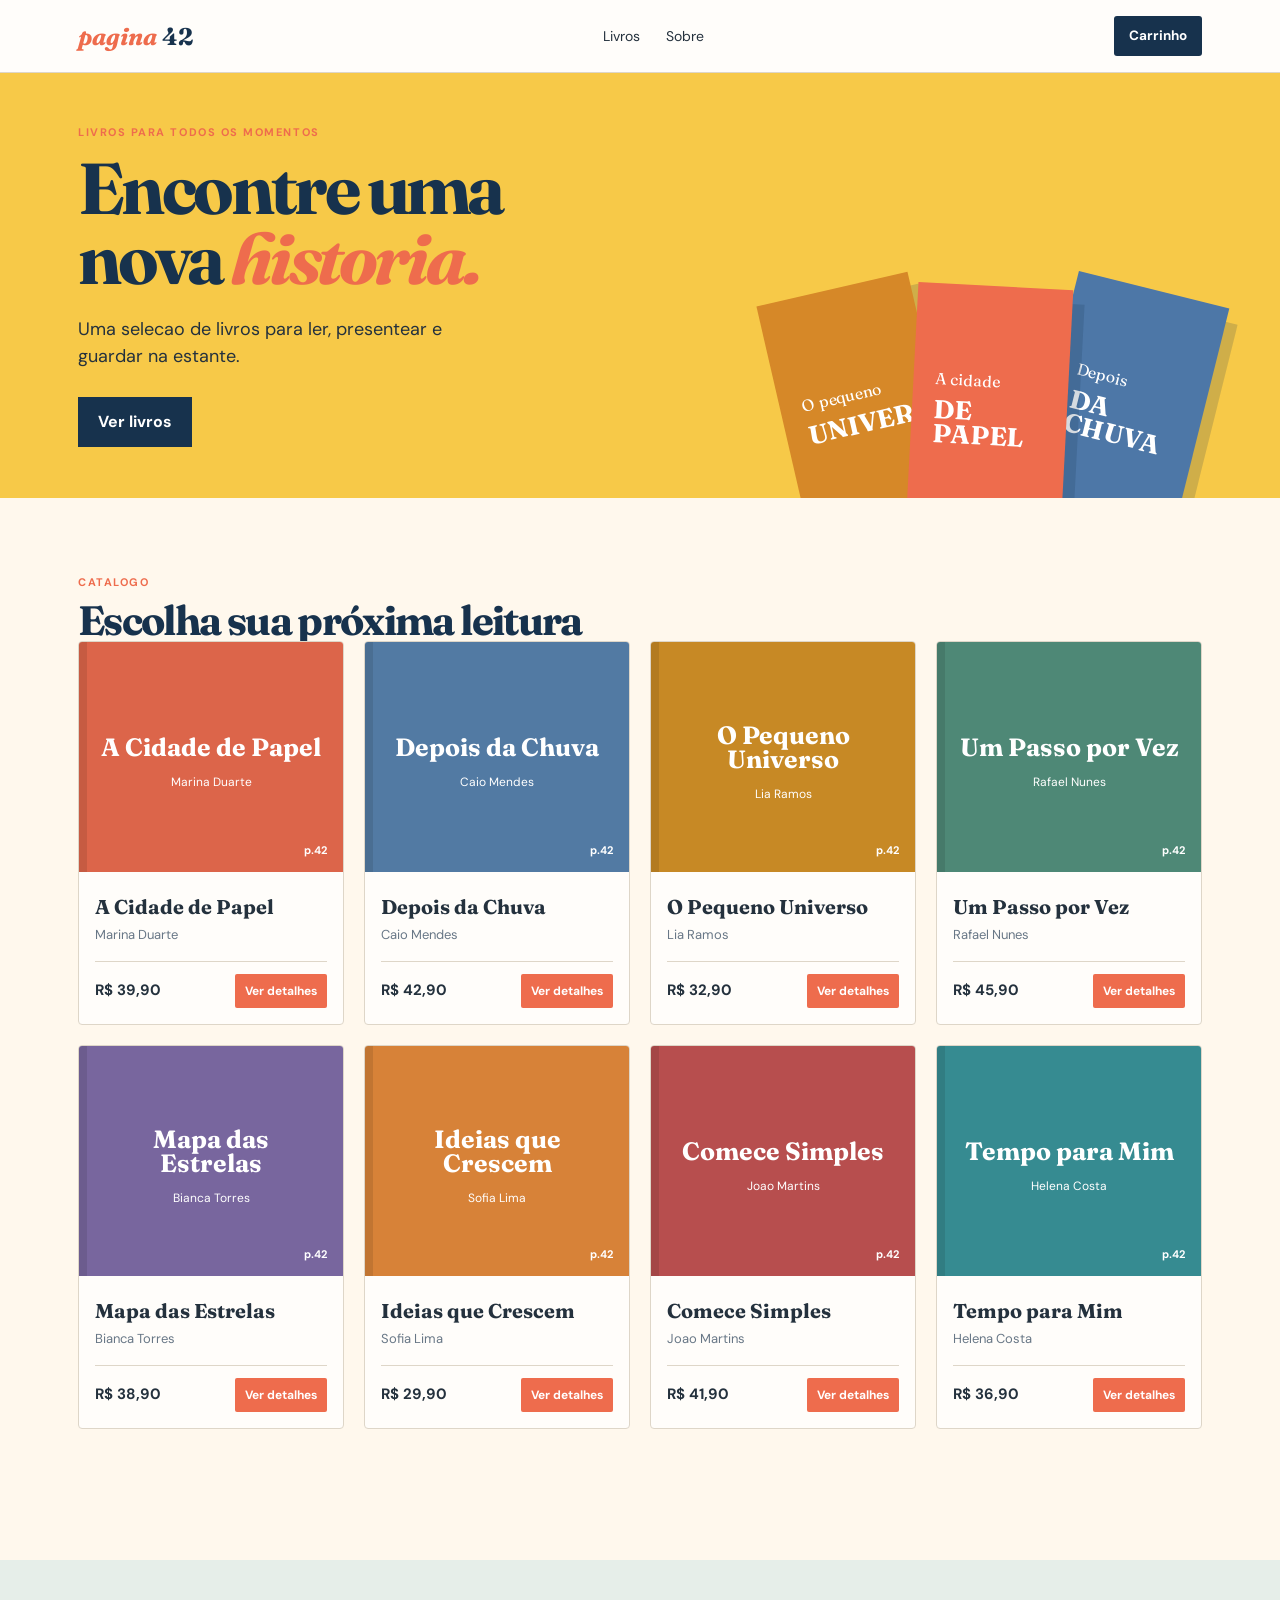
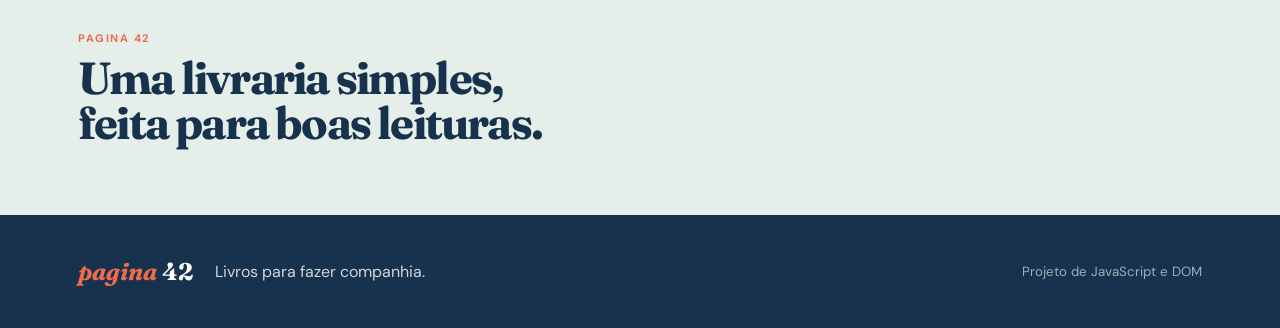
<file: index.html>
<!doctype html>
<html lang="pt-BR">
  <head>
    <meta charset="UTF-8" />
    <meta name="viewport" content="width=device-width, initial-scale=1.0" />
    <link rel="preconnect" href="https://fonts.googleapis.com" />
    <link rel="preconnect" href="https://fonts.gstatic.com" crossorigin />
    <link
      href="https://fonts.googleapis.com/css2?family=DM+Sans:wght@400;500;700&family=Fraunces:opsz,wght@9..144,600;9..144,700&display=swap"
      rel="stylesheet"
    />
    <title>Pagina 42 | Livraria</title>
    <link rel="stylesheet" href="./css/global.css" />
    <link rel="stylesheet" href="./css/home.css" />
    <link rel="stylesheet" href="./css/product.css" />
    <link rel="stylesheet" href="./css/cart.css" />
  </head>
  <body>
    <header class="header">
      <div class="container header__inner">
        <a class="brand" href="./index.html"><span>pagina</span> 42</a>
        <nav>
          <a href="#catalogo">Livros</a>
          <a href="#sobre">Sobre</a>
        </nav>
        <button
          class="cart-trigger"
          type="button"
          aria-label="Abrir carrinho"
          aria-expanded="false"
        >
          Carrinho
        </button>
      </div>
    </header>
    <main id="inicio">
      <section class="hero">
        <div class="container hero__inner">
          <div>
            <p class="eyebrow">livros para todos os momentos</p>
            <h1>Encontre uma<br />nova <em>historia.</em></h1>
            <p>
              Uma selecao de livros para ler, presentear e guardar na estante.
            </p>
            <a href="#catalogo" class="button button--dark">Ver livros</a>
          </div>
          <div class="hero__books" aria-hidden="true">
            <div class="cover cover--yellow">
              <span>O pequeno</span><strong>UNIVERSO</strong>
            </div>
            <div class="cover cover--coral">
              <span>A cidade</span><strong>DE PAPEL</strong>
            </div>
            <div class="cover cover--blue">
              <span>Depois</span><strong>DA CHUVA</strong>
            </div>
          </div>
        </div>
      </section>
      <section class="catalog container" id="catalogo">
        <div class="section-heading">
          <div>
            <p class="eyebrow">catalogo</p>
            <h2>Escolha sua próxima leitura</h2>
          </div>
        </div>
        <div class="products__list"></div>
      </section>
      <section class="about" id="sobre">
        <div class="container">
          <p class="eyebrow">pagina 42</p>
          <h2>Uma livraria simples,<br />feita para boas leituras.</h2>
        </div>
      </section>
    </main>
    <div class="cart-backdrop"></div>
    <aside class="cart" aria-label="Carrinho de compras" aria-hidden="true">
      <div class="cart__header">
        <div>
          <p class="eyebrow">sua sacola</p>
          <h2>Seu carrinho</h2>
        </div>
        <button class="cart__close" type="button" aria-label="Fechar carrinho">
          X
        </button>
      </div>
      <div class="cart__body">
        <div class="cart__products">
          
        </div>
      </div>
      <div class="cart__footer">
        <div class="cart__total">
          <span>Total</span><strong class="total">R$ 0,00</strong>
        </div>
        <button class="checkout" type="button">Finalizar compra</button>
      </div>
    </aside>
    <footer class="footer">
      <div class="container">
        <a class="brand" href="#inicio"><span>pagina</span> 42</a>
        <p>Livros para fazer companhia.</p>
        <small>Projeto de JavaScript e DOM</small>
      </div>
    </footer>
    <script src="./js/data.js"></script>
    <script src="./js/apoio.js"></script>
    <script src="./js/cart.js"></script>
    <script src="./js/checkout.js"></script>
    <script src="./js/index.js"></script>
  </body>
</html>
</file>
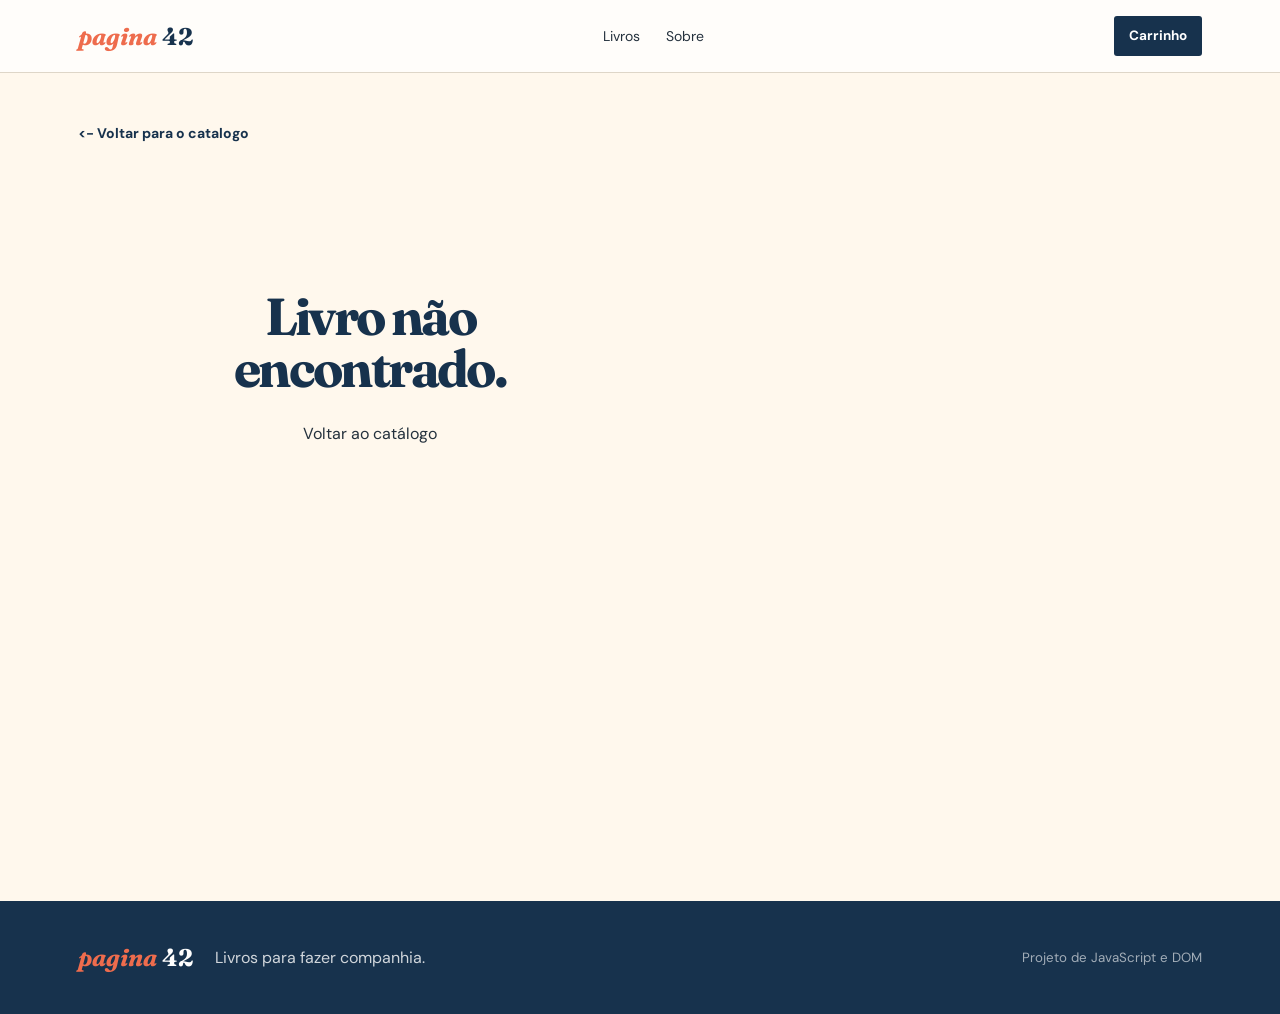
<file: product.html>
<!doctype html>
<html lang="pt-BR">
  <head>
    <meta charset="UTF-8" />
    <meta name="viewport" content="width=device-width, initial-scale=1.0" />
    <link rel="preconnect" href="https://fonts.googleapis.com" />
    <link rel="preconnect" href="https://fonts.gstatic.com" crossorigin />
    <link
      href="https://fonts.googleapis.com/css2?family=DM+Sans:wght@400;500;700&family=Fraunces:opsz,wght@9..144,600;9..144,700&display=swap"
      rel="stylesheet"
    />
    <title>Detalhes do livro | Pagina 42</title>
    <link rel="stylesheet" href="./css/global.css" />
    <link rel="stylesheet" href="./css/home.css" />
    <link rel="stylesheet" href="./css/product.css" />
    <link rel="stylesheet" href="./css/cart.css" />
  </head>
  <body>
    <header class="header">
      <div class="container header__inner">
        <a class="brand" href="./index.html"><span>pagina</span> 42</a>
        <nav>
          <a href="./index.html#catalogo">Livros</a>
          <a href="./index.html#sobre">Sobre</a>
        </nav>
        <button
          class="cart-trigger"
          type="button"
          aria-label="Abrir carrinho"
          aria-expanded="false"
        >
          Carrinho
        </button>
      </div>
    </header>
    <main class="product-page">
      <div class="container">
        <a class="back-link" href="./index.html#catalogo">Voltar para o catalogo</a>
        <section class="book-detail" aria-live="polite"></section>
      </div>
    </main>
    <div class="cart-backdrop"></div>
    <aside class="cart" aria-label="Carrinho de compras" aria-hidden="true">
      <div class="cart__header">
        <div>
          <p class="eyebrow">sua sacola</p>
          <h2>Seu carrinho</h2>
        </div>
        <button class="cart__close" type="button" aria-label="Fechar carrinho">
          X
        </button>
      </div>
      <div class="cart__body">
        <div class="cart__products"></div>
      </div>
      <div class="cart__footer">
        <div class="cart__total">
          <span>Total</span><strong class="total">R$ 0,00</strong>
        </div>
        <button class="checkout" type="button">Finalizar compra</button>
      </div>
    </aside>
    <footer class="footer">
      <div class="container">
        <a class="brand" href="./index.html"><span>pagina</span> 42</a>
        <p>Livros para fazer companhia.</p>
        <small>Projeto de JavaScript e DOM</small>
      </div>
    </footer>
    <script src="./js/data.js"></script>
    <script src="./js/apoio.js"></script>
    <script src="./js/cart.js"></script>
    <script src="./js/checkout.js"></script>
    <script src="./js/product.js"></script>
  </body>
</html>
</file>
<file: css/global.css>
:root {
  --navy: #17324d;
  --coral: #ee6c4d;
  --yellow: #f7c948;
  --cream: #fff8ed;
  --paper: #fffdfa;
  --ink: #24313d;
  --muted: #687786;
  --line: #ded6c8;
}
* {
  box-sizing: border-box;
  margin: 0;
  padding: 0;
}
html {
  font-size: 62.5%;
  scroll-behavior: smooth;
}
body {
  background: var(--cream);
  color: var(--ink);
  font:
    400 1.6rem/1.5 "DM Sans",
    sans-serif;
}
button,
input {
  font: inherit;
}
button {
  cursor: pointer;
}
a {
  color: inherit;
  text-decoration: none;
}
.container {
  margin: auto;
  max-width: 1180px;
  padding: 0 28px;
}
.eyebrow {
  color: var(--coral);
  font-size: 1.1rem;
  font-weight: 700;
  letter-spacing: 0.14em;
  text-transform: uppercase;
}
.header {
  background: var(--paper);
  border-bottom: 1px solid var(--line);
  position: sticky;
  top: 0;
  z-index: 5;
}
.header__inner {
  align-items: center;
  display: flex;
  height: 72px;
  justify-content: space-between;
}
.brand {
  color: var(--navy);
  font:
    700 2.4rem "Fraunces",
    serif;
}
.brand span {
  color: var(--coral);
  font-style: italic;
}
.header nav {
  display: flex;
  gap: 26px;
}
.header nav a {
  font-size: 1.4rem;
}
.cart-trigger {
  background: var(--navy);
  border: 0;
  border-radius: 3px;
  color: #fff;
  font-size: 1.35rem;
  font-weight: 700;
  padding: 10px 15px;
}
.badge__quantity {
  background: var(--yellow);
  border-radius: 20px;
  color: var(--navy);
  display: inline-block;
  font-size: 1.1rem;
  margin-left: 6px;
  min-width: 20px;
  padding: 1px 5px;
}
.button {
  display: inline-block;
  font-weight: 700;
  padding: 13px 20px;
}
.button--dark {
  background: var(--navy);
  color: #fff;
}
.footer {
  background: var(--navy);
  color: #fff;
  padding: 42px 0;
}
.footer .container {
  align-items: center;
  display: flex;
  gap: 22px;
}
.footer .brand {
  color: #fff;
}
.footer p {
  opacity: 0.8;
}
.footer small {
  margin-left: auto;
  opacity: 0.6;
}
@media (max-width: 600px) {
  .container {
    padding: 0 20px;
  }
  .header nav {
    display: none;
  }
  .footer .container {
    align-items: flex-start;
    flex-direction: column;
  }
  .footer small {
    margin: 0;
  }
}
</file>
<file: css/home.css>
.hero {
  background: var(--yellow);
  overflow: hidden;
}
.hero__inner {
  align-items: center;
  display: flex;
  min-height: 425px;
}
.hero h1 {
  color: var(--navy);
  font:
    700 clamp(4.6rem, 7vw, 7.2rem)/0.98 "Fraunces",
    serif;
  letter-spacing: -0.05em;
  margin: 12px 0 22px;
}
.hero h1 em {
  color: var(--coral);
}
.hero p:not(.eyebrow) {
  font-size: 1.8rem;
  max-width: 400px;
}
.hero .button {
  margin-top: 27px;
}
.hero__books {
  display: flex;
  flex: 1;
  justify-content: flex-end;
  position: relative;
}
.cover {
  box-shadow: 12px 14px 0 rgba(23, 50, 77, 0.18);
  color: #fff;
  display: flex;
  flex-direction: column;
  height: 245px;
  justify-content: center;
  padding: 22px;
  position: absolute;
  width: 155px;
}
.cover span,
.cover strong {
  font-family: "Fraunces", serif;
}
.cover strong {
  font-size: 2.6rem;
  line-height: 0.9;
  margin-top: 8px;
}
.cover--yellow {
  background: #d68828;
  right: 265px;
  transform: rotate(-13deg);
}
.cover--coral {
  background: var(--coral);
  right: 135px;
  transform: rotate(3deg);
  z-index: 2;
}
.cover--blue {
  background: #4d77a7;
  right: 0;
  transform: rotate(14deg);
}
.catalog {
  padding: 76px 28px;
}
.section-heading {
  align-items: end;
  display: flex;
  justify-content: space-between;
}
.section-heading h2,
.about h2 {
  color: var(--navy);
  font:
    700 4.1rem/1 "Fraunces",
    serif;
  letter-spacing: -0.04em;
  margin-top: 9px;
}
.search {
  display: flex;
  flex-direction: column;
  font-size: 1.2rem;
  font-weight: 700;
  gap: 5px;
}
.search input {
  background: var(--paper);
  border: 1px solid var(--line);
  border-radius: 3px;
  padding: 11px;
  width: 240px;
}
.filters {
  border-bottom: 1px solid var(--line);
  display: flex;
  gap: 9px;
  margin-top: 42px;
  padding-bottom: 20px;
}
.filter {
  background: transparent;
  border: 1px solid var(--line);
  border-radius: 20px;
  color: var(--ink);
  font-size: 1.3rem;
  padding: 7px 13px;
}
.filter--active {
  background: var(--navy);
  border-color: var(--navy);
  color: #fff;
}
.results-message {
  color: var(--muted);
  font-size: 1.3rem;
  margin: 22px 0 13px;
}
.products__list {
  display: grid;
  gap: 20px;
  grid-template-columns: repeat(4, 1fr);
}
.book-card {
  background: var(--paper);
  border: 1px solid var(--line);
  border-radius: 4px;
  overflow: hidden;
}
.book-cover {
  align-items: center;
  box-shadow: inset 8px 0 rgba(0, 0, 0, 0.1);
  color: #fff;
  display: flex;
  flex-direction: column;
  height: 230px;
  justify-content: center;
  padding: 22px;
  position: relative;
  text-align: center;
}
.book-cover span {
  font-size: 1.1rem;
  font-weight: 700;
  letter-spacing: 0.1em;
  text-transform: uppercase;
}
.book-cover h3 {
  font:
    700 2.5rem/0.95 "Fraunces",
    serif;
  margin: 14px 0;
}
.book-cover small {
  font-size: 1.2rem;
}
.book-cover b {
  bottom: 13px;
  font-size: 1.1rem;
  position: absolute;
  right: 16px;
}
.book-cover--coral {
  background: #dc654a;
}
.book-cover--blue {
  background: #527aa3;
}
.book-cover--yellow {
  background: #c78925;
}
.book-cover--green {
  background: #4e8876;
}
.book-cover--purple {
  background: #78669e;
}
.book-cover--orange {
  background: #d78238;
}
.book-cover--red {
  background: #b74e4e;
}
.book-cover--teal {
  background: #368b91;
}
.book-card__details {
  padding: 16px;
}
.book-card__details > p {
  color: var(--coral);
  font-size: 1.1rem;
  font-weight: 700;
  text-transform: uppercase;
}
.book-card__details h3 {
  font:
    700 2rem/1.1 "Fraunces",
    serif;
  margin: 8px 0 4px;
}
.book-card__details > span {
  color: var(--muted);
  font-size: 1.3rem;
}
.book-card__details > div {
  align-items: center;
  border-top: 1px solid var(--line);
  display: flex;
  justify-content: space-between;
  margin-top: 15px;
  padding-top: 12px;
}
.book-card__details strong {
  font-size: 1.5rem;
}
.book-card__details a {
  background: var(--coral);
  border-radius: 2px;
  color: #fff;
  display: inline-block;
  font-size: 1.2rem;
  font-weight: 700;
  padding: 8px 10px;
}
.about {
  background: #e6eee9;
  margin-top: 55px;
  padding: 70px 0;
}
.about h2 {
  font-size: 4.5rem;
}
@media (max-width: 850px) {
  .products__list {
    grid-template-columns: repeat(2, 1fr);
  }
  .hero__books {
    height: 290px;
    min-width: 330px;
  }
}
@media (max-width: 620px) {
  .hero__inner {
    min-height: 590px;
    padding-top: 55px;
    position: relative;
  }
  .hero__books {
    bottom: 15px;
    position: absolute;
    right: 20px;
    transform: scale(0.78);
    transform-origin: bottom right;
  }
  .catalog {
    padding-top: 55px;
  }
  .section-heading {
    align-items: flex-start;
    flex-direction: column;
    gap: 22px;
  }
  .section-heading h2,
  .about h2 {
    font-size: 3.5rem;
  }
  .search,
  .search input {
    width: 100%;
  }
  .filters {
    flex-wrap: wrap;
    margin-top: 25px;
  }
  .products__list {
    grid-template-columns: 1fr;
  }
  .book-cover {
    height: 260px;
  }
}
</file>
<file: css/product.css>
.product-page {
  min-height: calc(100vh - 72px);
  padding: 48px 0 80px;
}

.back-link {
  color: var(--navy);
  display: inline-block;
  font-size: 1.4rem;
  font-weight: 700;
  margin-bottom: 34px;
}

.back-link::before {
  content: "<- ";
}

.book-detail {
  align-items: center;
  display: grid;
  gap: 70px;
  grid-template-columns: minmax(250px, 360px) minmax(0, 1fr);
  margin: 0 auto;
  max-width: 900px;
}

.book-detail__cover {
  height: 470px;
  margin: auto;
  width: min(100%, 330px);
}

.book-detail__cover h1 {
  font-size: 4rem;
}

.book-detail__content h1,
.book-not-found h1 {
  color: var(--navy);
  font: 700 5.2rem/1 "Fraunces", serif;
  letter-spacing: -0.05em;
  margin: 12px 0 8px;
}

.book-detail__author {
  color: var(--muted);
  font-size: 1.8rem;
}

.book-detail__price {
  color: var(--navy);
  display: block;
  font: 700 2.6rem "Fraunces", serif;
  margin: 28px 0;
}

.book-detail__buy {
  display: flex;
  gap: 10px;
  margin-bottom: 28px;
}

.book-detail__quantity {
  align-items: center;
  border: 1px solid var(--line);
  display: flex;
}

.book-detail__quantity button {
  background: transparent;
  border: 0;
  color: var(--navy);
  font-size: 2rem;
  height: 46px;
  width: 38px;
}

.book-detail__quantity input {
  appearance: textfield;
  background: transparent;
  border: 0;
  color: var(--ink);
  font-weight: 700;
  text-align: center;
  width: 28px;
}

.book-detail__quantity input::-webkit-inner-spin-button,
.book-detail__quantity input::-webkit-outer-spin-button {
  appearance: none;
  margin: 0;
}

.book-detail__add {
  background: var(--coral);
  border: 0;
  border-radius: 2px;
  color: #fff;
  font-weight: 700;
  padding: 13px 20px;
}

.book-detail__description {
  font-size: 1.8rem;
  max-width: 510px;
}

.book-detail__meta {
  border-top: 1px solid var(--line);
  display: grid;
  gap: 20px;
  grid-template-columns: repeat(3, 1fr);
  margin-top: 34px;
  padding-top: 20px;
}

.book-detail__meta dt {
  color: var(--muted);
  font-size: 1.2rem;
  margin-bottom: 3px;
}

.book-detail__meta dd {
  font-weight: 700;
  margin: 0;
}

.book-not-found {
  padding: 100px 0;
  text-align: center;
}

.book-not-found h1 {
  margin: 12px auto 28px;
  max-width: 600px;
}

@media (max-width: 700px) {
  .product-page {
    padding-top: 32px;
  }

  .book-detail {
    gap: 38px;
    grid-template-columns: 1fr;
  }

  .book-detail__cover {
    height: 400px;
  }

  .book-detail__content h1,
  .book-not-found h1 {
    font-size: 4rem;
  }

  .book-detail__buy {
    align-items: stretch;
    flex-direction: column;
  }

  .book-detail__quantity {
    justify-content: space-between;
  }

  .book-detail__quantity input {
    flex: 1;
  }
}
</file>
<file: css/cart.css>
.cart-backdrop {
  background: rgba(23, 50, 77, 0.45);
  inset: 0;
  opacity: 0;
  pointer-events: none;
  position: fixed;
  transition: opacity 0.2s;
  z-index: 8;
}
.cart-backdrop--active {
  opacity: 1;
  pointer-events: auto;
}
.cart {
  background: var(--paper);
  bottom: 0;
  box-shadow: -10px 0 30px rgba(0, 0, 0, 0.15);
  display: flex;
  flex-direction: column;
  max-width: 440px;
  position: fixed;
  right: 0;
  top: 0;
  transform: translateX(110%);
  transition: transform 0.25s;
  width: 100%;
  z-index: 9;
}
.cart--active {
  transform: translateX(0);
}
.cart__header {
  align-items: flex-start;
  background: var(--navy);
  color: #fff;
  display: flex;
  justify-content: space-between;
  padding: 27px;
}
.cart__header h2 {
  font:
    700 3rem "Fraunces",
    serif;
  margin-top: 5px;
}
.cart__close {
  background: transparent;
  border: 1px solid rgba(255, 255, 255, 0.5);
  color: #fff;
  height: 31px;
  width: 31px;
}
.cart__body {
  flex: 1;
  overflow: auto;
  padding: 22px 27px;
}
.cart__info {
  display: flex;
  justify-content: space-between;
  margin-bottom: 10px;
}
.cart__quantity-items {
  font-size: 1.4rem;
}
.cart__delete-all {
  background: none;
  border: 0;
  color: var(--coral);
  font-size: 1.2rem;
  text-decoration: underline;
}
.cart__product {
  border-bottom: 1px solid var(--line);
  display: flex;
  gap: 12px;
  padding: 15px 0;
}
.cart-mini-cover {
  height: 75px;
  position: relative;
  width: 53px;
}
.cart-mini-cover b {
  bottom: 5px;
  color: #fff;
  font-size: 0.8rem;
  position: absolute;
  right: 5px;
}
.cart__product-info {
  flex: 1;
}
.cart__product-info h3 {
  font:
    700 1.7rem/1 "Fraunces",
    serif;
}
.cart__product-info p {
  color: var(--muted);
  font-size: 1.2rem;
  margin: 3px 0 9px;
}
.cart__product-info strong {
  font-size: 1.4rem;
}
.quantity {
  border: 1px solid var(--line);
  display: inline-flex;
  float: right;
}
.quantity button,
.remove {
  background: transparent;
  border: 0;
}
.quantity button {
  color: var(--navy);
  font-size: 1.7rem;
  height: 27px;
  width: 27px;
}
.quantity span {
  font-size: 1.2rem;
  font-weight: 700;
  line-height: 27px;
  text-align: center;
  width: 23px;
}
.remove {
  color: var(--muted);
  font-size: 1.6rem;
}
.cart__empty {
  align-items: center;
  color: var(--muted);
  display: flex;
  flex-direction: column;
  gap: 6px;
  padding: 65px 0;
  text-align: center;
}
.cart__empty strong {
  color: var(--navy);
  font:
    700 2rem "Fraunces",
    serif;
}
.cart__footer {
  background: #edf1eb;
  padding: 22px 27px;
}
.cart__footer > div {
  display: flex;
  justify-content: space-between;
  padding: 5px 0;
}
.cart__footer span {
  color: var(--muted);
  font-size: 1.3rem;
}
.cart__total {
  border-top: 1px solid var(--line);
  margin-top: 8px;
  padding: 15px 0 !important;
}
.cart__total span,
.cart__total strong {
  color: var(--navy);
  font:
    700 2rem "Fraunces",
    serif;
}
.checkout {
  background: var(--coral);
  border: 0;
  color: #fff;
  font-weight: 700;
  margin-top: 9px;
  padding: 14px;
  width: 100%;
}
@media (max-width: 480px) {
  .cart {
    max-width: none;
  }
  .cart__header,
  .cart__body,
  .cart__footer {
    padding-left: 20px;
    padding-right: 20px;
  }
}
</file>
